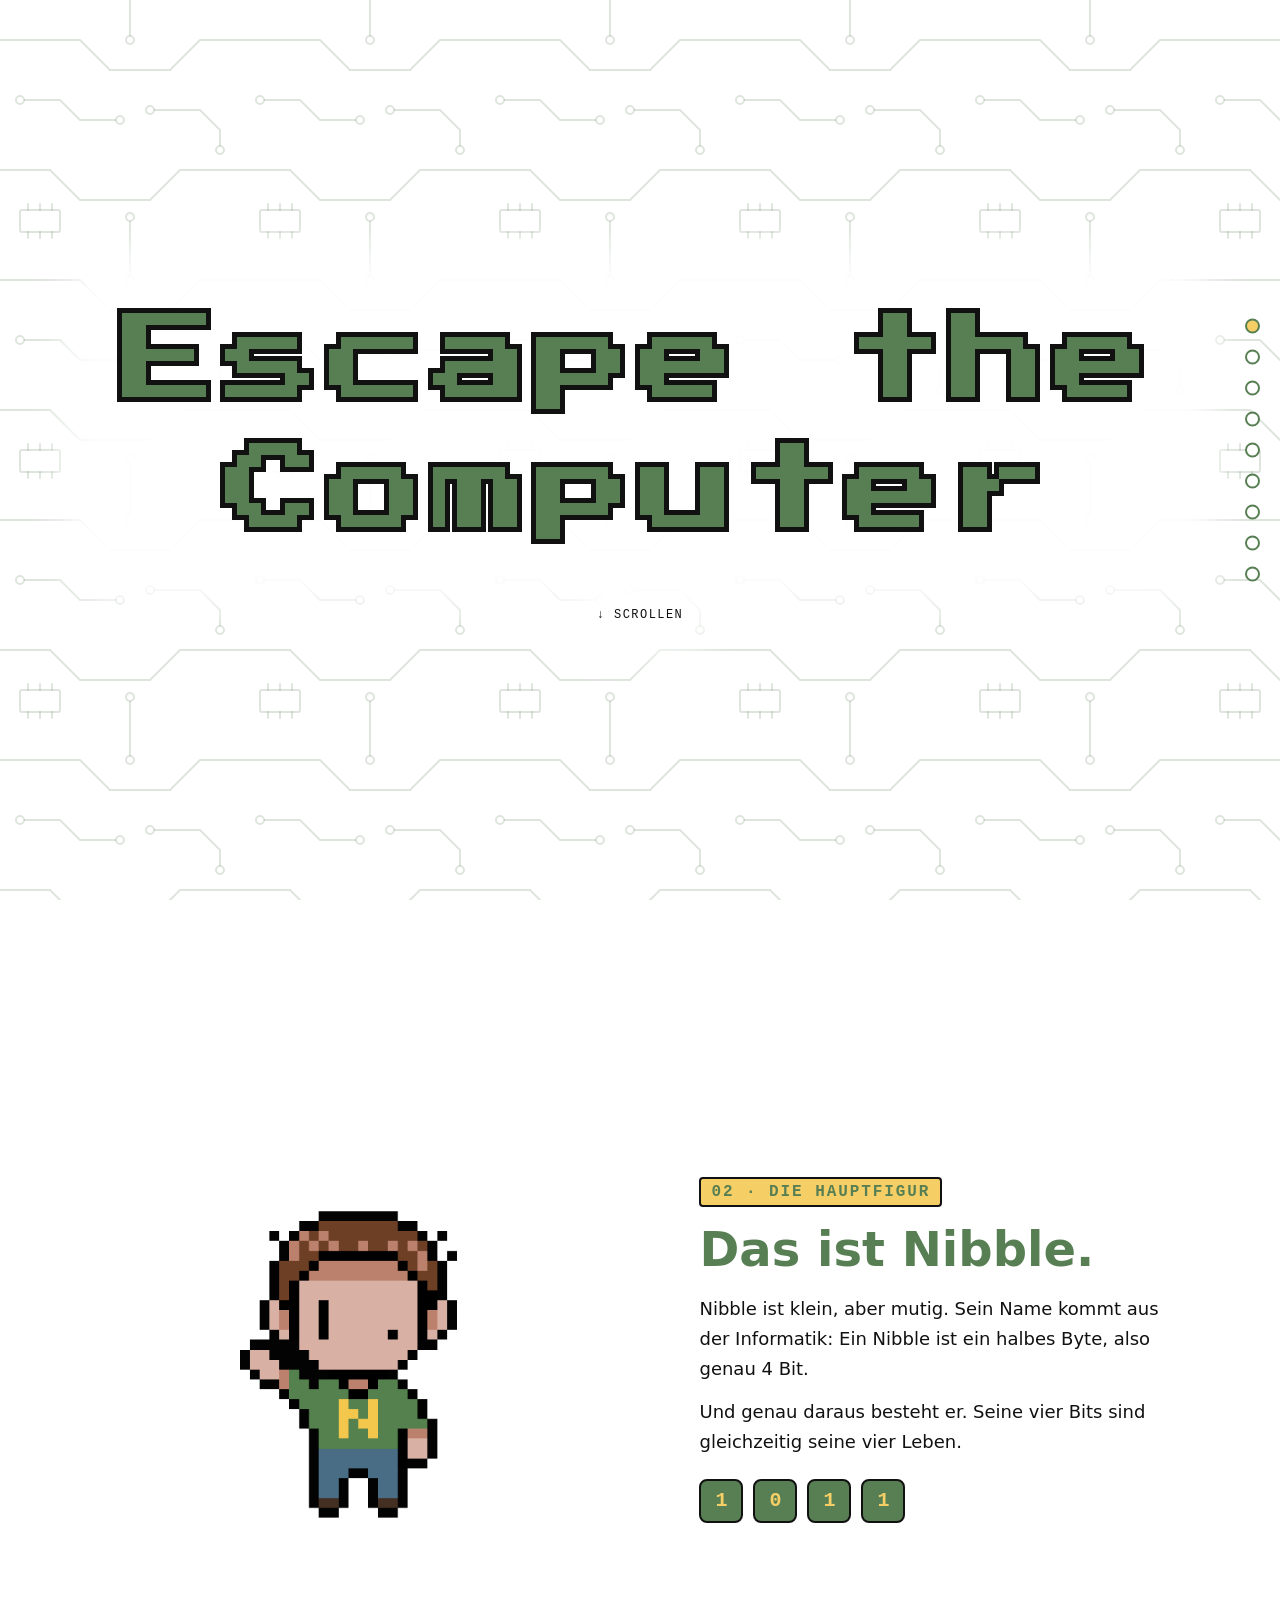
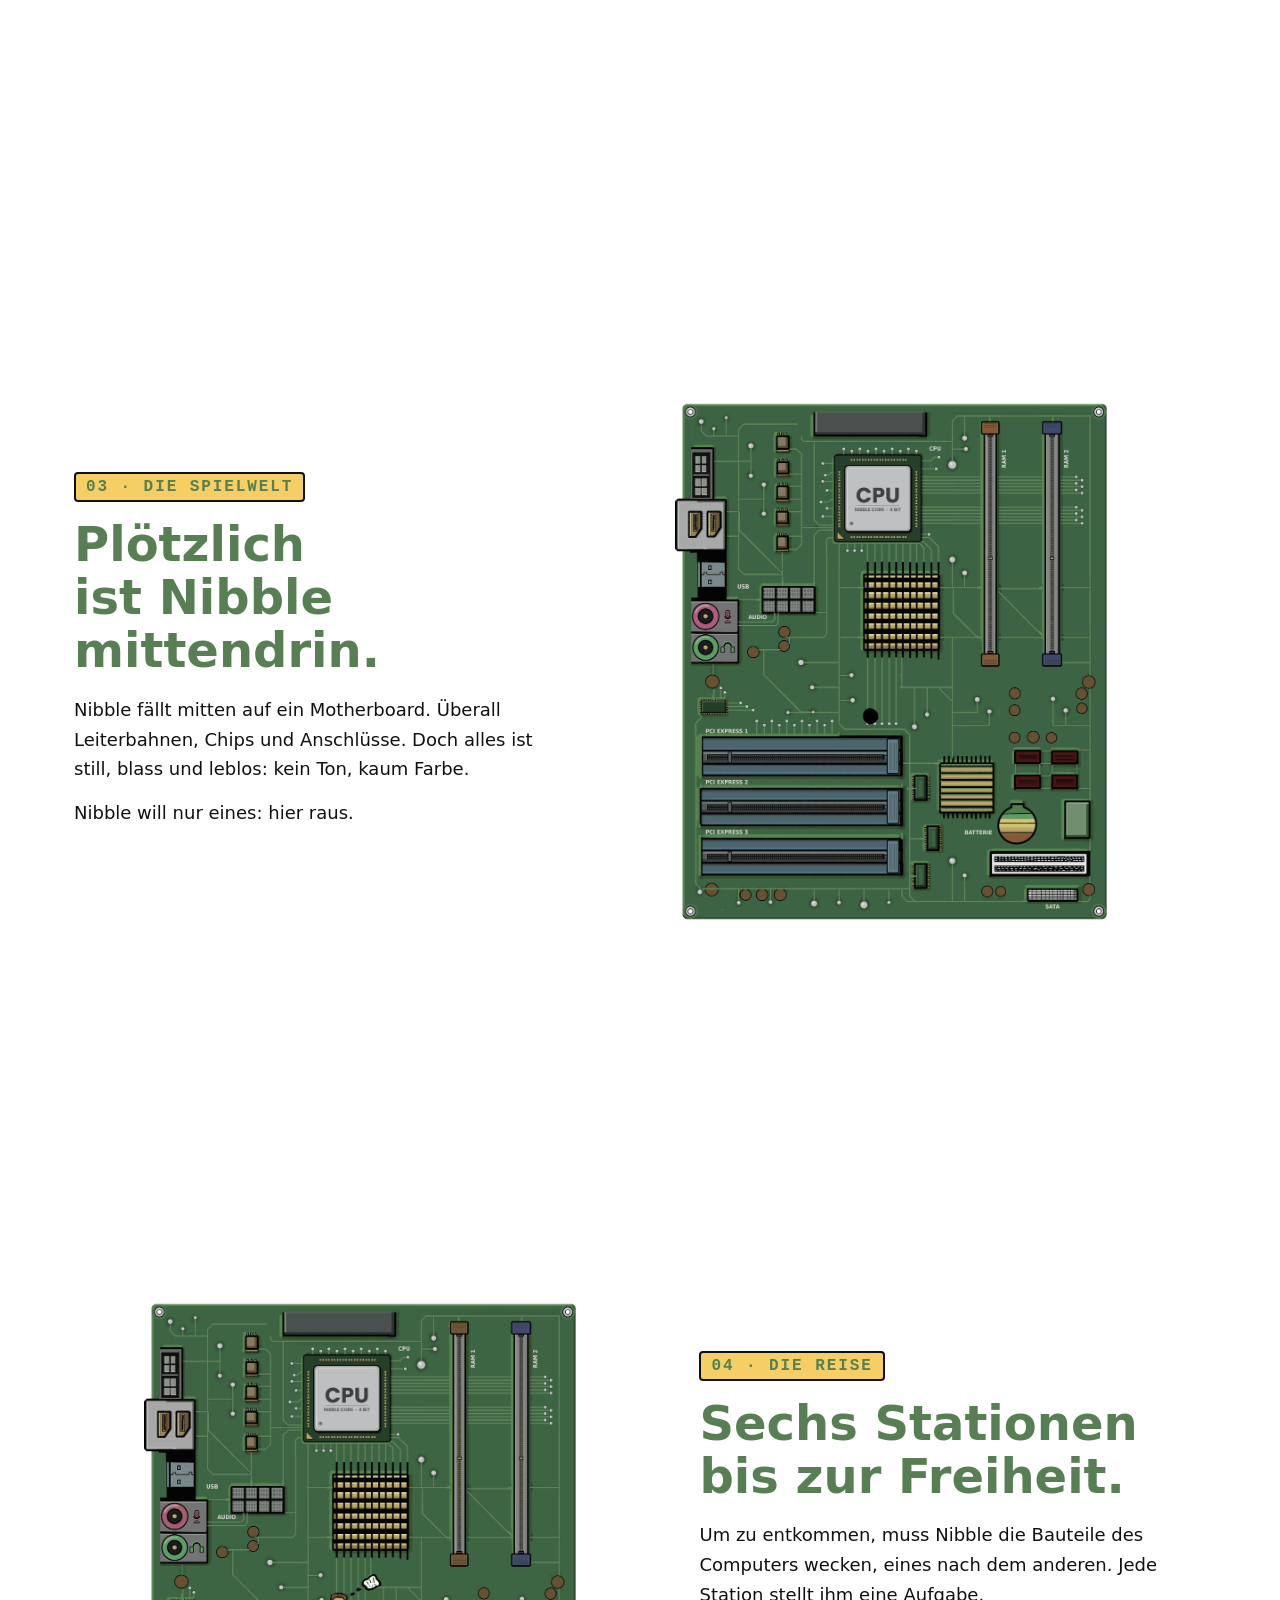
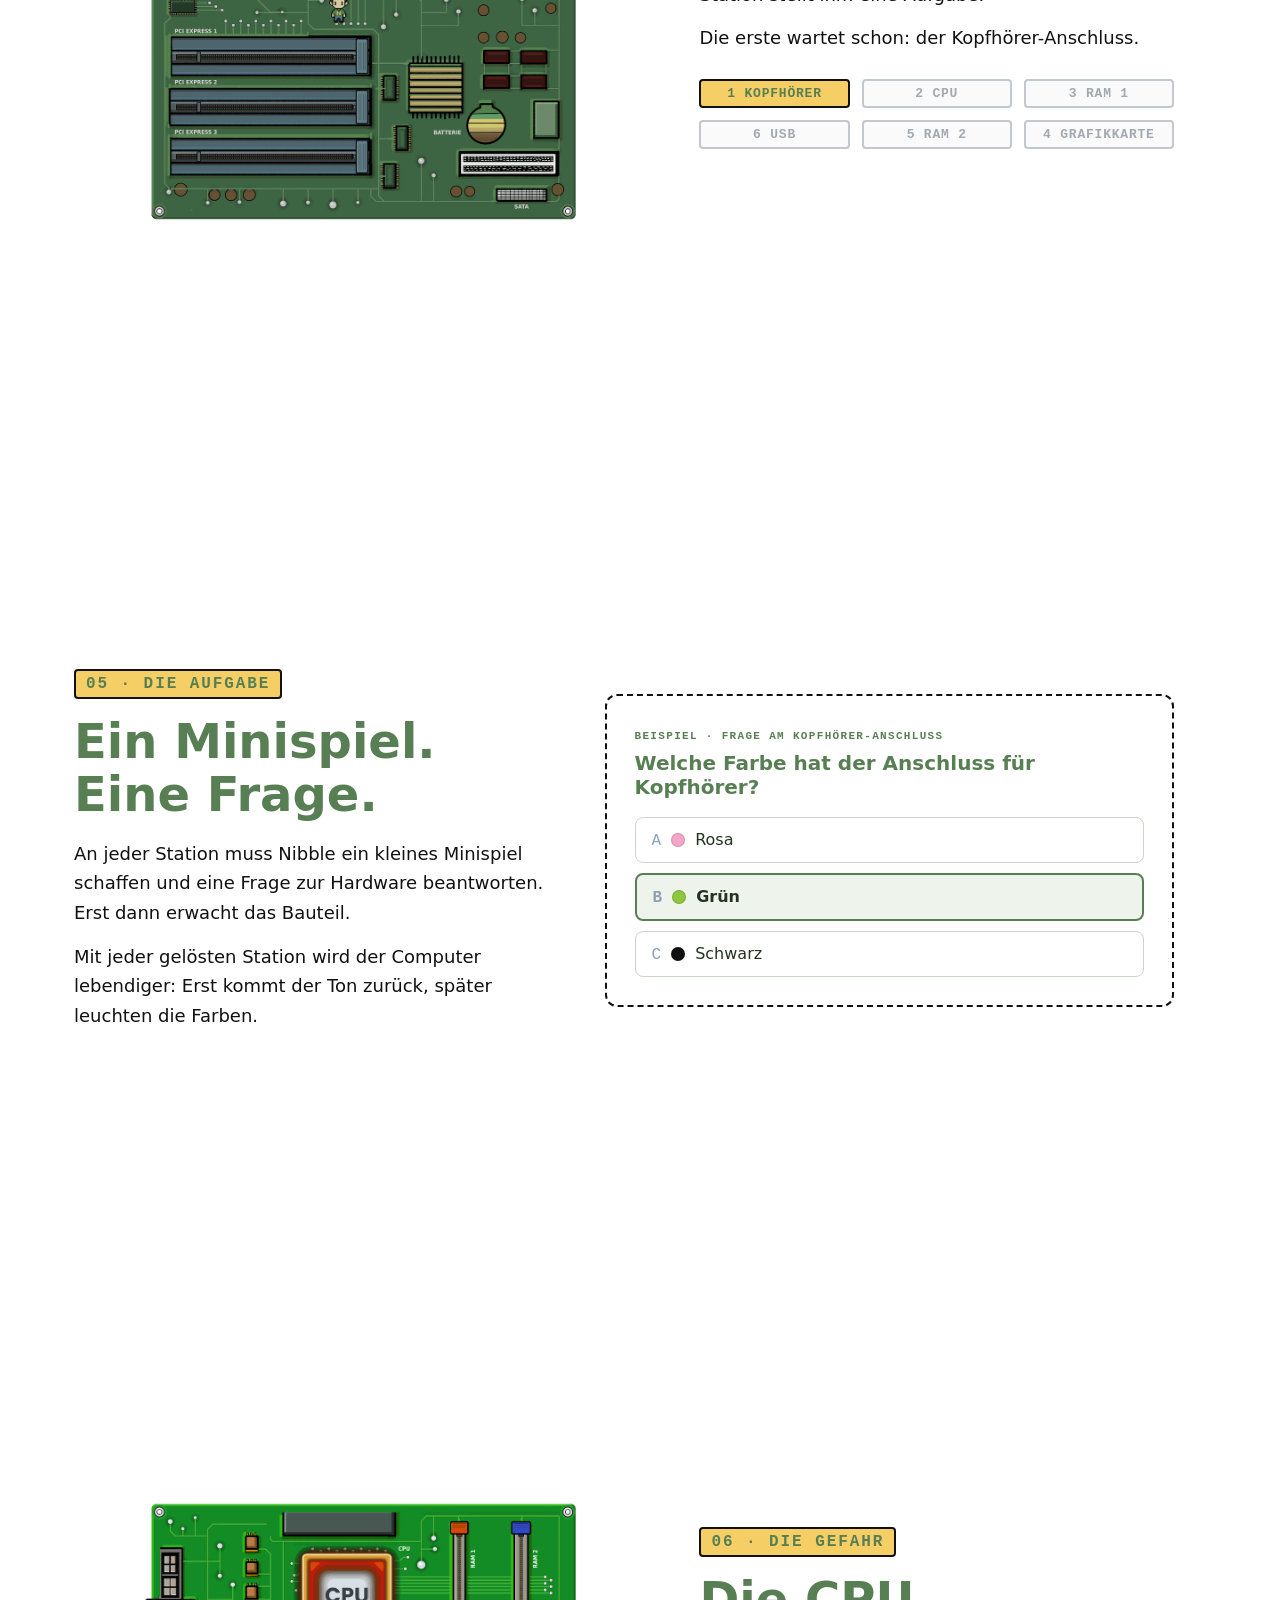
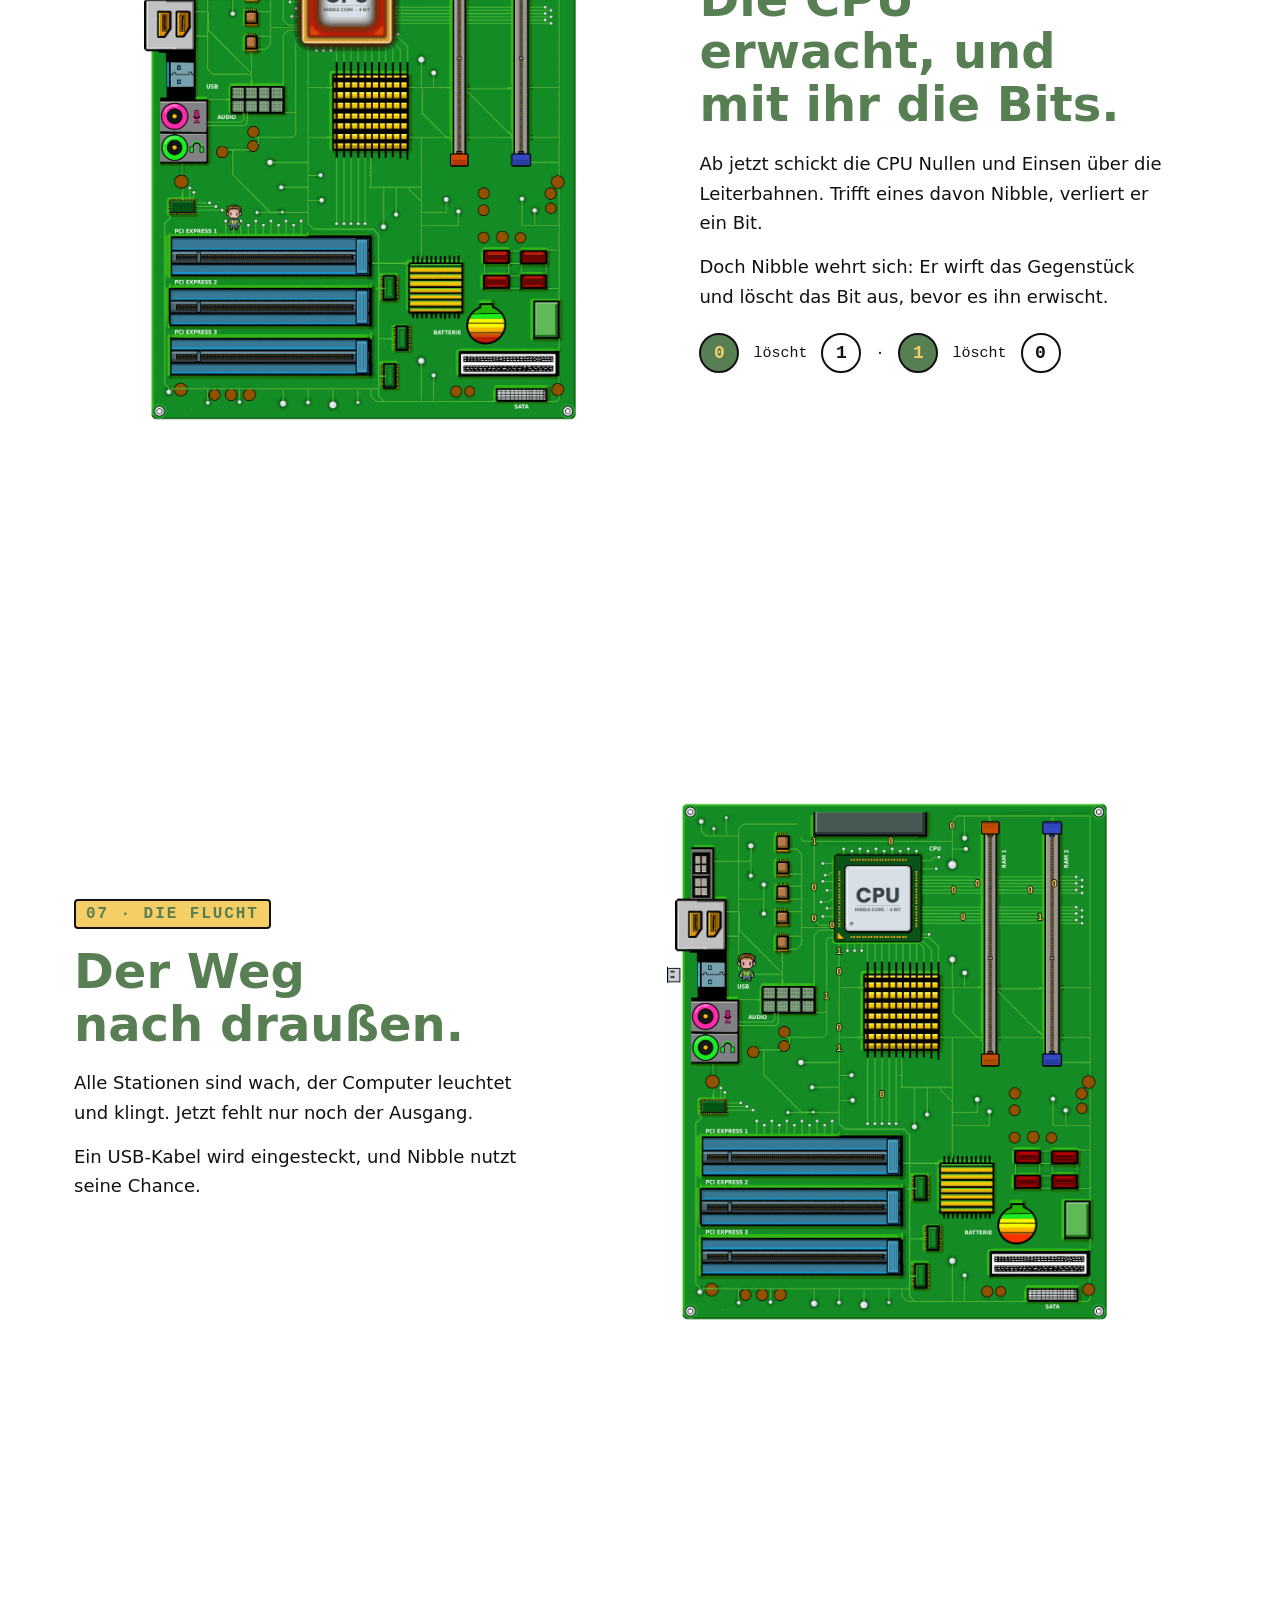
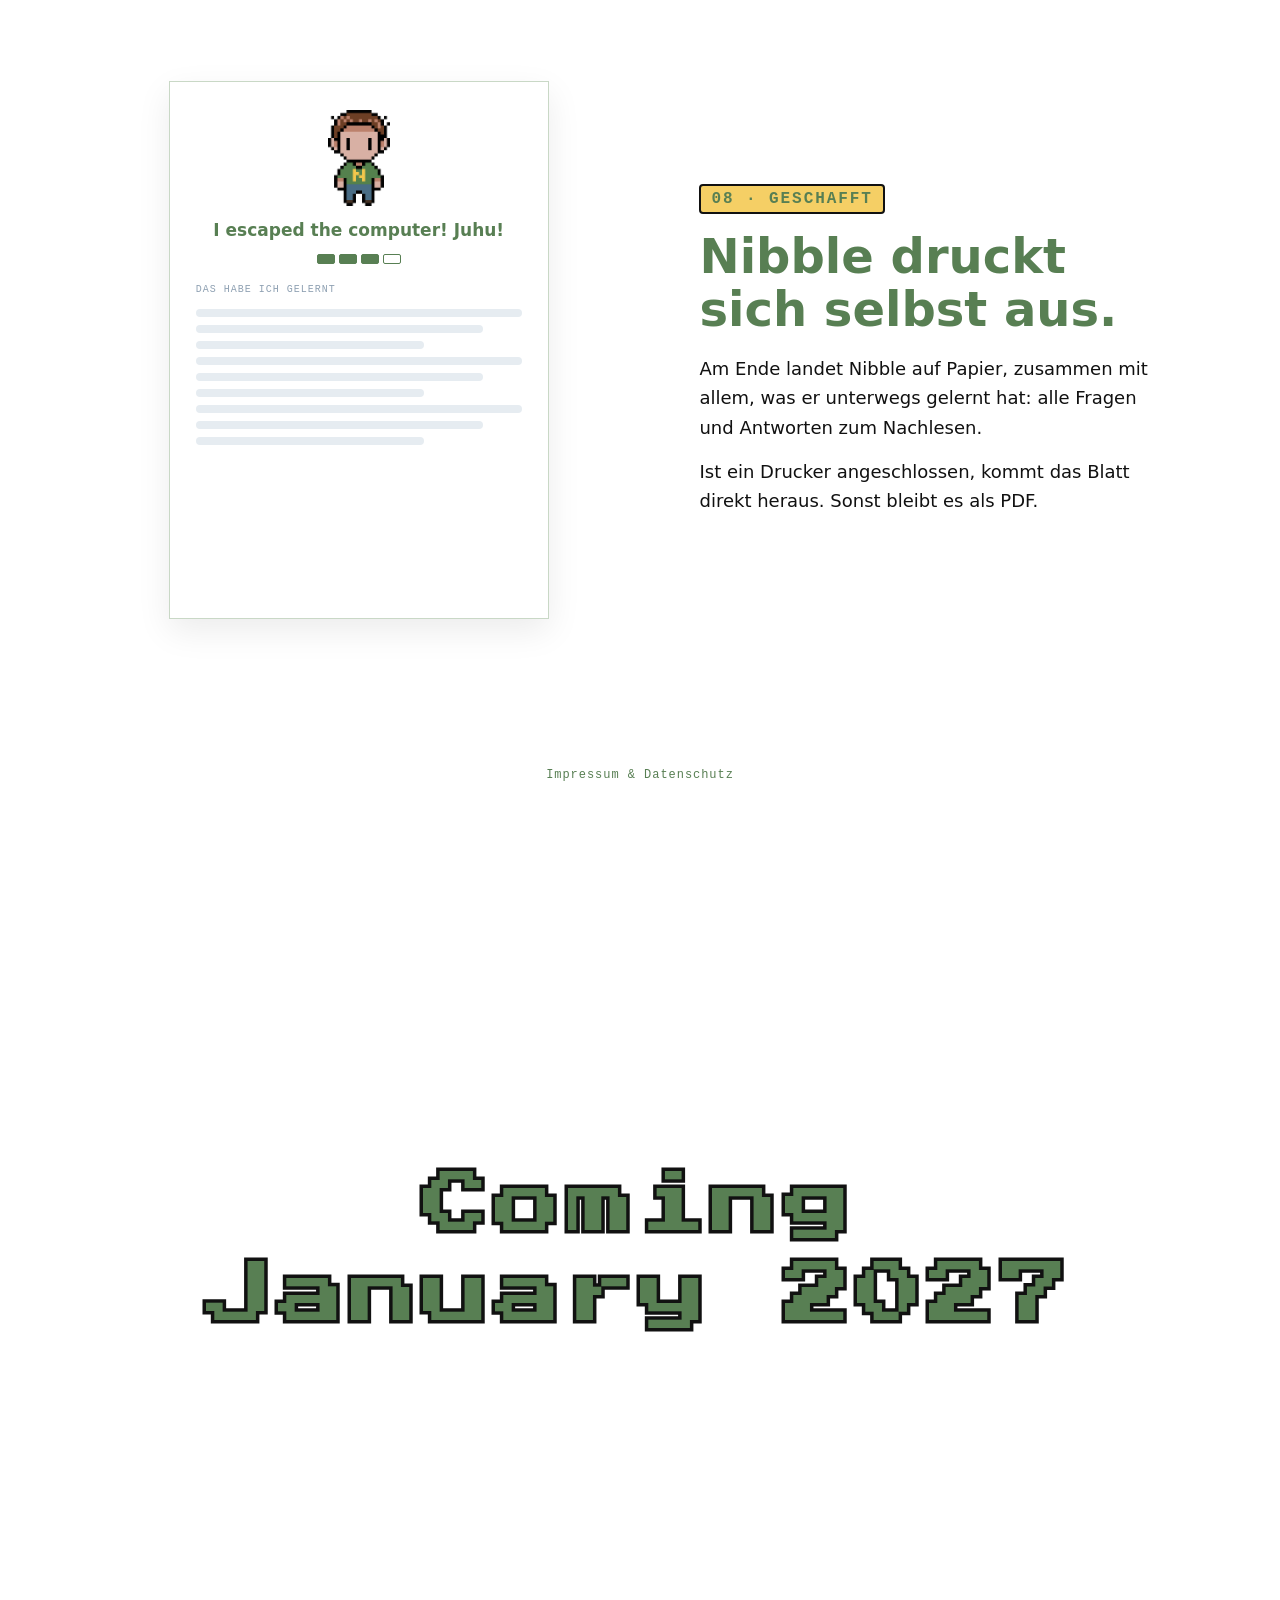
<file: web/index.html>
<!DOCTYPE html>
<html lang="de">
<head>
  <meta charset="UTF-8">
  <meta name="viewport" content="width=device-width, initial-scale=1.0">
  <title>Escape the Computer</title>
  <link rel="stylesheet" href="styles.css">
</head>
<body>

  <nav aria-label="Sektionen">
    <ul class="dots">
      <li><a href="#titel" aria-label="Titel"></a></li>
      <li><a href="#nibble" aria-label="Die Hauptfigur"></a></li>
      <li><a href="#spielwelt" aria-label="Die Spielwelt"></a></li>
      <li><a href="#reise" aria-label="Die Reise"></a></li>
      <li><a href="#aufgabe" aria-label="Die Aufgabe"></a></li>
      <li><a href="#bits" aria-label="Die Gefahr"></a></li>
      <li><a href="#flucht" aria-label="Die Flucht"></a></li>
      <li><a href="#ausdruck" aria-label="Geschafft"></a></li>
      <li><a href="#coming-soon" aria-label="Coming Soon"></a></li>
    </ul>
  </nav>

  <main>

    <!-- ========== SEKTION 1: TITEL ========== -->
    <section class="section hero" id="titel">
      <div class="section__inner">
        <h1 class="hero__title">Escape the<br>Computer</h1>
        <span class="hero__hint">↓ Scrollen</span>
      </div>
    </section>

    <!-- ========== SEKTION 2: DIE HAUPTFIGUR ========== -->
    <section class="section" id="nibble">
      <div class="section__inner">
        <div class="section__text">
          <p class="section__number">02 · Die Hauptfigur</p>
          <h2 class="section__title">Das ist Nibble.</h2>
          <p class="section__content">Nibble ist klein, aber mutig. Sein Name kommt aus der Informatik: Ein Nibble ist ein halbes Byte, also genau 4 Bit.</p>
          <p class="section__content">Und genau daraus besteht er. Seine vier Bits sind gleichzeitig seine vier Leben.</p>
          <div class="bits" aria-label="Nibbles vier Bits">
            <span>1</span><span>0</span><span>1</span><span>1</span>
          </div>
        </div>
        <div class="nibble-gif">
          <img class="nibble-gif__img" src="assets/gif/nibble-greetings.gif" alt="Nibble winkt" width="1000" height="1415">
        </div>
      </div>
    </section>

    <!-- ========== SEKTION 3: SPIELWELT ========== -->
    <section class="section" id="spielwelt">
      <div class="section__inner">
        <div class="section__text">
          <p class="section__number">03 · Die Spielwelt</p>
          <h2 class="section__title">Plötzlich ist Nibble mittendrin.</h2>
          <p class="section__content">Nibble fällt mitten auf ein Motherboard. Überall Leiterbahnen, Chips und Anschlüsse. Doch alles ist still, blass und leblos: kein Ton, kaum Farbe.</p>
          <p class="section__content">Nibble will nur eines: hier raus.</p>
        </div>
        <div class="board-gif">
          <img src="assets/gif/nibble-on-board.gif" alt="Das Motherboard von oben: Nibble fällt auf das Board" width="1000" height="1415">
        </div>
      </div>
    </section>

    <!-- ========== SEKTION 4: DIE REISE ========== -->
    <section class="section" id="reise">
      <div class="section__inner">
        <div class="section__text">
          <p class="section__number">04 · Die Reise</p>
          <h2 class="section__title">Sechs Stationen bis zur Freiheit.</h2>
          <p class="section__content">Um zu entkommen, muss Nibble die Bauteile des Computers wecken, eines nach dem anderen. Jede Station stellt ihm eine Aufgabe.</p>
          <p class="section__content">Die erste wartet schon: der Kopfhörer-Anschluss.</p>
          <!-- Die 6 Stationen: oben 1–3, unten 4–6 -->
          <ol class="stations">
            <li class="is-first">Kopfhörer</li>
            <li>CPU</li>
            <li>RAM 1</li>
            <li>Grafikkarte</li>
            <li>RAM 2</li>
            <li>USB</li>
          </ol>
        </div>
        <div class="board-gif">
          <img src="assets/gif/nibble-audio.gif" alt="Das Motherboard von oben: Nibble läuft zum blinkenden Kopfhörer-Anschluss" width="1000" height="1415">
        </div>
      </div>
    </section>

    <!-- ========== SEKTION 5: DIE AUFGABE ========== -->
    <section class="section" id="aufgabe">
      <div class="section__inner">
        <div class="section__text">
          <p class="section__number">05 · Die Aufgabe</p>
          <h2 class="section__title">Ein Minispiel. Eine Frage.</h2>
          <p class="section__content">An jeder Station muss Nibble ein kleines Minispiel schaffen und eine Frage zur Hardware beantworten. Erst dann erwacht das Bauteil.</p>
          <p class="section__content">Mit jeder gelösten Station wird der Computer lebendiger: Erst kommt der Ton zurück, später leuchten die Farben.</p>
        </div>
        <div class="quiz">
          <span class="quiz__tag">Beispiel · Frage am Kopfhörer-Anschluss</span>
          <p class="quiz__q">Welche Farbe hat der Anschluss für Kopfhörer?</p>
          <ol class="quiz__options">
            <li><span>A</span><i class="swatch" style="background:#f4a6c6"></i>Rosa</li>
            <li class="is-right"><span>B</span><i class="swatch" style="background:#8dc63f"></i>Grün</li>
            <li><span>C</span><i class="swatch" style="background:#111111"></i>Schwarz</li>
          </ol>
        </div>
      </div>
    </section>

    <!-- ========== SEKTION 6: DIE GEFAHR ========== -->
    <section class="section" id="bits">
      <div class="section__inner">
        <div class="section__text">
          <p class="section__number">06 · Die Gefahr</p>
          <h2 class="section__title">Die CPU erwacht, und mit ihr die Bits.</h2>
          <p class="section__content">Ab jetzt schickt die CPU Nullen und Einsen über die Leiterbahnen. Trifft eines davon Nibble, verliert er ein Bit.</p>
          <p class="section__content">Doch Nibble wehrt sich: Er wirft das Gegenstück und löscht das Bit aus, bevor es ihn erwischt.</p>
          <div class="versus">
            <b>0</b> löscht <b>1</b> <span aria-hidden="true">·</span> <b>1</b> löscht <b>0</b>
          </div>
        </div>
        <div class="board-gif">
          <img src="assets/gif/bits-awakening.gif" alt="Das Motherboard von oben: Die CPU glüht und schickt Bits über die Leiterbahnen" width="1000" height="1415">
        </div>
      </div>
    </section>

    <!-- ========== SEKTION 7: DIE FLUCHT ========== -->
    <section class="section" id="flucht">
      <div class="section__inner">
        <div class="section__text">
          <p class="section__number">07 · Die Flucht</p>
          <h2 class="section__title">Der Weg nach draußen.</h2>
          <p class="section__content">Alle Stationen sind wach, der Computer leuchtet und klingt. Jetzt fehlt nur noch der Ausgang.</p>
          <p class="section__content">Ein USB-Kabel wird eingesteckt, und Nibble nutzt seine Chance.</p>
        </div>
        <div class="board-gif">
          <img src="assets/gif/nibble-print.gif" alt="Das Motherboard von oben: Ein USB-Kabel wird eingesteckt, Nibble hüpft hinein" width="1000" height="1415">
        </div>
      </div>
    </section>

    <!-- ========== SEKTION 8: GESCHAFFT ========== -->
    <section class="section" id="ausdruck">
      <div class="section__inner">
        <div class="section__text">
          <p class="section__number">08 · Geschafft</p>
          <h2 class="section__title">Nibble druckt sich selbst aus.</h2>
          <p class="section__content">Am Ende landet Nibble auf Papier, zusammen mit allem, was er unterwegs gelernt hat: alle Fragen und Antworten zum Nachlesen.</p>
          <p class="section__content">Ist ein Drucker angeschlossen, kommt das Blatt direkt heraus. Sonst bleibt es als PDF.</p>
        </div>
        <div class="paper" aria-label="Vorschau des Ausdrucks">
          <img class="paper__nibble" src="assets/img/nibble-front.png" alt="Nibble" width="564" height="874">
          <p class="paper__headline">I escaped the computer! Juhu!</p>
          <div class="paper__battery" aria-label="Verbliebene Batterie: 3 von 4">
            <i class="on"></i><i class="on"></i><i class="on"></i><i></i>
          </div>
          <p class="paper__label">Das habe ich gelernt</p>
          <div class="paper__lines">
            <div></div><div></div><div></div><div></div><div></div>
            <div></div><div></div><div></div><div></div>
          </div>
        </div>
      </div>
      <footer class="site-footer">
        <a href="impressum.html">Impressum &amp; Datenschutz</a>
      </footer>
    </section>

    <!-- ========== SEKTION 9: COMING SOON ========== -->
    <section class="section hero" id="coming-soon">
      <div class="section__inner">
        <h2 class="hero__title hero__title--small">Coming<br>January 2027</h2>
      </div>
    </section>

  </main>

  <script>
    document.documentElement.classList.add('js');

    const sections = document.querySelectorAll('.section');
    const dots = document.querySelectorAll('.dots a');

    // Aktive Sektion erkennen: einblenden + Punkt markieren
    const observer = new IntersectionObserver((entries) => {
      entries.forEach((entry) => {
        if (entry.isIntersecting) {
          entry.target.classList.add('is-visible');
          dots.forEach((dot) => {
            dot.classList.toggle('is-active', dot.getAttribute('href') === '#' + entry.target.id);
          });
        }
      });
    }, { threshold: 0.5 });

    sections.forEach((section) => observer.observe(section));

    // Präsentationsmodus: Pfeiltasten, Bild auf/ab und Leertaste springen genau eine Sektion
    document.addEventListener('keydown', (e) => {
      const next = ['ArrowDown', 'PageDown', ' '].includes(e.key);
      const prev = ['ArrowUp', 'PageUp'].includes(e.key);
      if (!next && !prev) return;
      e.preventDefault();
      const list = Array.from(sections);
      let current = list.findIndex((s) => Math.abs(s.getBoundingClientRect().top) < window.innerHeight / 2);
      if (current < 0) current = 0;
      const target = list[Math.min(Math.max(current + (next ? 1 : -1), 0), list.length - 1)];
      target.scrollIntoView({ behavior: 'smooth' });
    });

  </script>
</body>
</html>
</file>
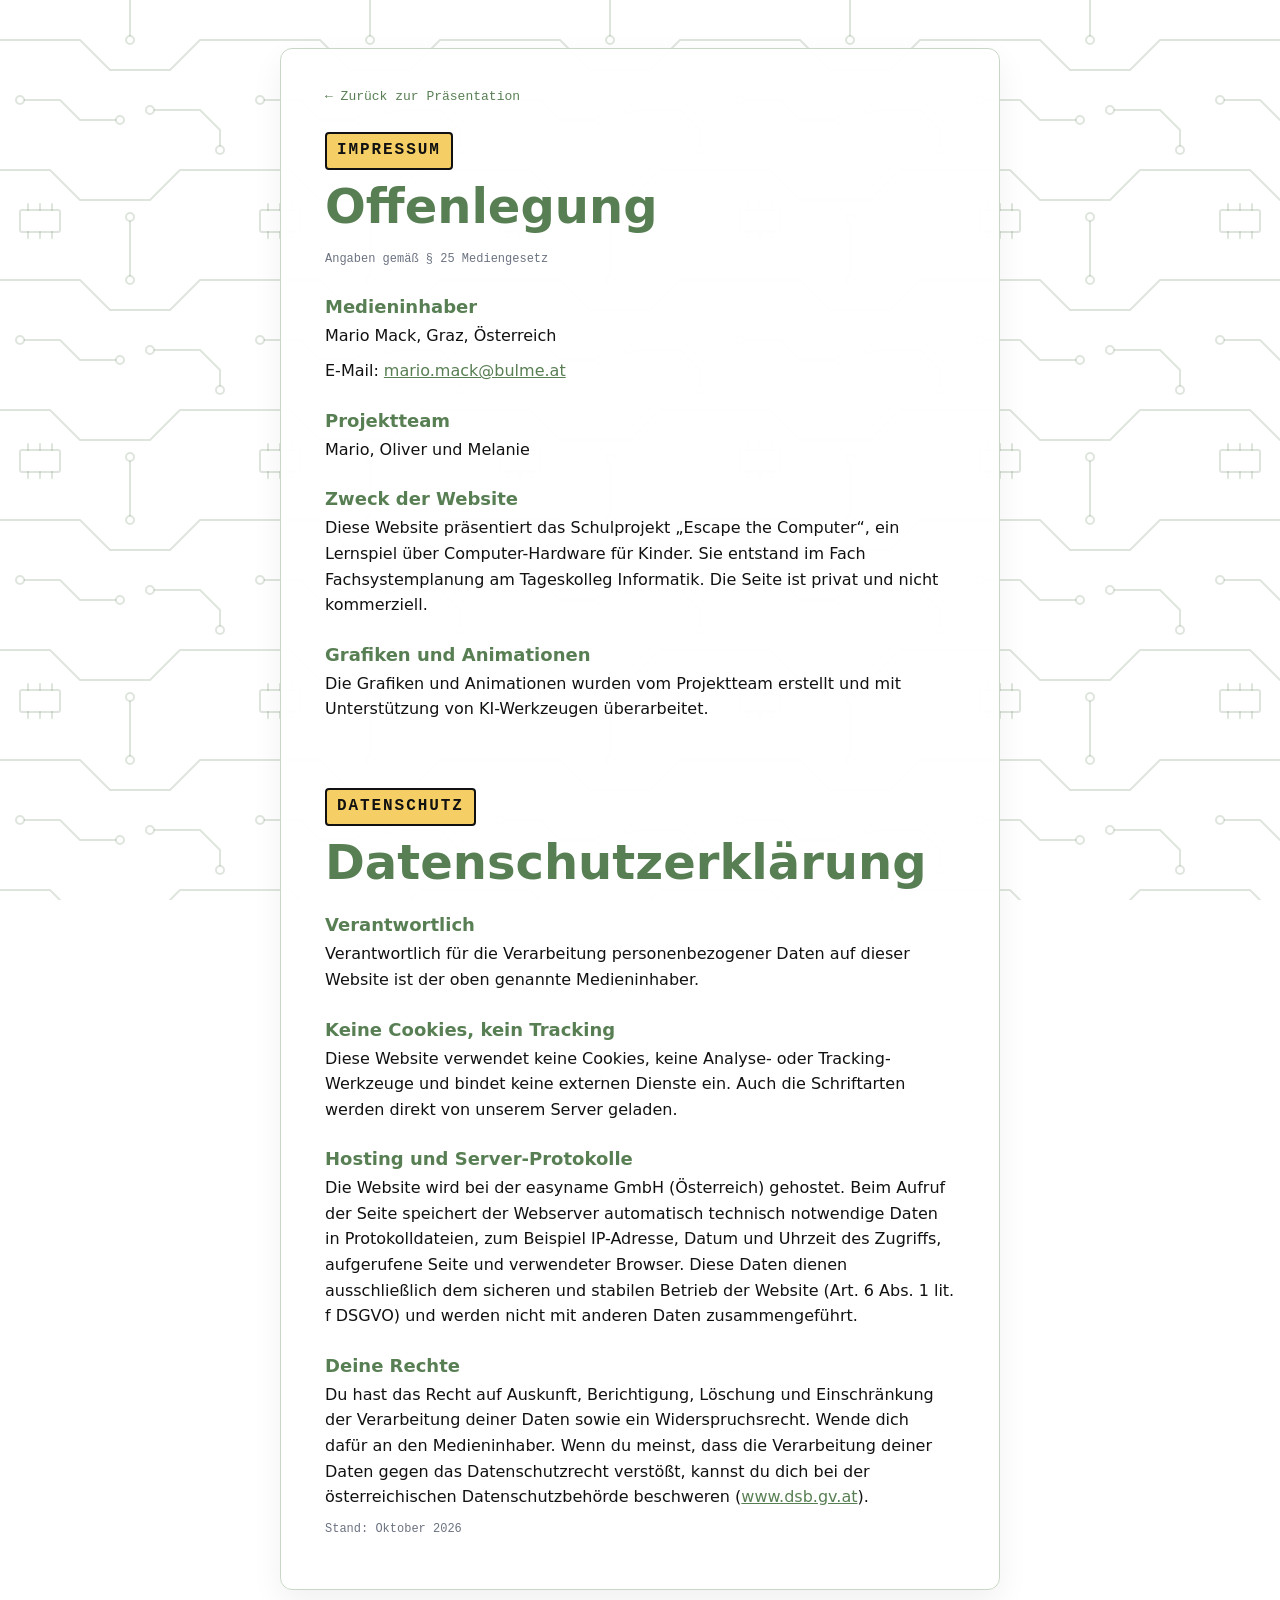
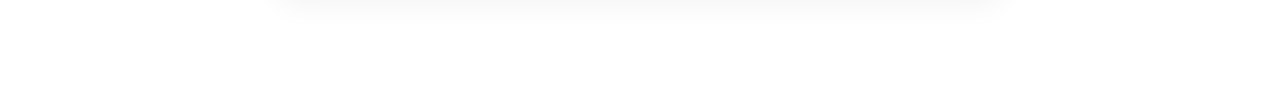
<file: web/impressum.html>
<!DOCTYPE html>
<html lang="de" class="page-legal">
<head>
  <meta charset="UTF-8">
  <meta name="viewport" content="width=device-width, initial-scale=1.0">
  <title>Impressum &amp; Datenschutz – Escape the Computer</title>
  <link rel="stylesheet" href="styles.css">
</head>
<body>

  <main class="legal">
    <a class="legal__back" href="index.html">← Zurück zur Präsentation</a>

    <p class="section__number">Impressum</p>
    <h1 class="section__title">Offenlegung</h1>
    <p class="legal__note">Angaben gemäß § 25 Mediengesetz</p>

    <h2>Medieninhaber</h2>
    <p>Mario Mack, Graz, Österreich</p>
    <p>E-Mail: <a href="mailto:mario.mack@bulme.at">mario.mack@bulme.at</a></p>

    <h2>Projektteam</h2>
    <p>Mario, Oliver und Melanie</p>

    <h2>Zweck der Website</h2>
    <p>Diese Website präsentiert das Schulprojekt „Escape the Computer“, ein Lernspiel über Computer-Hardware für Kinder. Sie entstand im Fach Fachsystemplanung am Tageskolleg Informatik. Die Seite ist privat und nicht kommerziell.</p>

    <h2>Grafiken und Animationen</h2>
    <p>Die Grafiken und Animationen wurden vom Projektteam erstellt und mit Unterstützung von KI-Werkzeugen überarbeitet.</p>

    <p class="section__number legal__gap">Datenschutz</p>
    <h1 class="section__title">Datenschutzerklärung</h1>

    <h2>Verantwortlich</h2>
    <p>Verantwortlich für die Verarbeitung personenbezogener Daten auf dieser Website ist der oben genannte Medieninhaber.</p>

    <h2>Keine Cookies, kein Tracking</h2>
    <p>Diese Website verwendet keine Cookies, keine Analyse- oder Tracking-Werkzeuge und bindet keine externen Dienste ein. Auch die Schriftarten werden direkt von unserem Server geladen.</p>

    <h2>Hosting und Server-Protokolle</h2>
    <p>Die Website wird bei der easyname GmbH (Österreich) gehostet. Beim Aufruf der Seite speichert der Webserver automatisch technisch notwendige Daten in Protokolldateien, zum Beispiel IP-Adresse, Datum und Uhrzeit des Zugriffs, aufgerufene Seite und verwendeter Browser. Diese Daten dienen ausschließlich dem sicheren und stabilen Betrieb der Website (Art. 6 Abs. 1 lit. f DSGVO) und werden nicht mit anderen Daten zusammengeführt.</p>

    <h2>Deine Rechte</h2>
    <p>Du hast das Recht auf Auskunft, Berichtigung, Löschung und Einschränkung der Verarbeitung deiner Daten sowie ein Widerspruchsrecht. Wende dich dafür an den Medieninhaber. Wenn du meinst, dass die Verarbeitung deiner Daten gegen das Datenschutzrecht verstößt, kannst du dich bei der österreichischen Datenschutzbehörde beschweren (<a href="https://www.dsb.gv.at" rel="noopener">www.dsb.gv.at</a>).</p>

    <p class="legal__note">Stand: Oktober 2026</p>
  </main>

</body>
</html>
</file>
<file: web/styles.css>
/* ==========================================================
   Escape the Computer – Stylesheet
   Eingebunden in index.html über:
   <link rel="stylesheet" href="styles.css">
   ========================================================== */


/* ---------- 1. Grundlagen ---------- */

*, *::before, *::after { box-sizing: border-box; }

:root {
  /* Projektfarben */
  --green: #587f53;        /* Hauptfarbe: Platine */
  --yellow: #f5cf65;       /* Akzent: Goldkontakte */
  --text: #111111;         /* Fließtext, Rahmen */

  /* Abstufungen */
  --ink: #24331f;          /* sehr dunkles Grün (Standard-Schriftfarbe) */
  --faint: #8ea0b2;        /* helles Blau für kleine Beschriftungen */
  --line: #c9d8c6;         /* helles Grün für dünne Rahmen */
  --tint-green: #eef4ec;   /* zartes Grün für Hervorhebungen */
  --bg: #ffffff;

  --mono: ui-monospace, "SF Mono", Menlo, Consolas, monospace;
}

@font-face {
  font-family: "Press Start 2P";
  src: url("fonts/press-start-2p.woff2") format("woff2");
  font-weight: 400;
  font-style: normal;
  font-display: swap;
}

html {
  height: 100%;
  scroll-snap-type: y mandatory;
  scroll-behavior: smooth;
}

body {
  margin: 0;
  color: var(--ink);
  font-family: system-ui, -apple-system, "Segoe UI", Roboto, sans-serif;
  background-color: var(--bg);
  /* Hintergrund: Leiterbahnen-Muster (SVG, 20 % Deckkraft) */
  background-image: url("data:image/svg+xml,%3Csvg xmlns='http://www.w3.org/2000/svg' width='240' height='240' viewBox='0 0 240 240'%3E %3Cg fill='none' stroke='%23587f53' stroke-opacity='0.2' stroke-width='2' stroke-linecap='round' stroke-linejoin='round'%3E %3Cpath d='M0 40H80L110 70H170L200 40H240'/%3E %3Cpath d='M0 170H50L80 200H150L180 170H240'/%3E %3Cpath d='M130 0V36'/%3E%3Cpath d='M130 240V221'/%3E %3Cpath d='M24 100H60L80 120H116'/%3E %3Cpath d='M154 110H200L220 130V146'/%3E %3Crect x='20' y='210' width='40' height='22' rx='2'/%3E %3Cpath d='M28 210v-6M40 210v-6M52 210v-6M28 232v6M40 232v6M52 232v6'/%3E %3C/g%3E %3Cg fill='%23ffffff' stroke='%23587f53' stroke-opacity='0.2' stroke-width='2'%3E %3Ccircle cx='130' cy='40' r='4'/%3E%3Ccircle cx='130' cy='217' r='4'/%3E %3Ccircle cx='20' cy='100' r='4'/%3E%3Ccircle cx='120' cy='120' r='4'/%3E %3Ccircle cx='150' cy='110' r='4'/%3E%3Ccircle cx='220' cy='150' r='4'/%3E %3C/g%3E%3C/svg%3E");
  background-size: 240px 240px;
  background-attachment: fixed;
  padding-bottom: 20px; 

}


/* ---------- 2. Sektionen (gemeinsames Layout) ---------- */

.section {
  min-height: 100vh;
  min-height: 100dvh;
  scroll-snap-align: start;
  display: flex;
  align-items: center;
  justify-content: center;
  padding: 64px 56px 64px 24px;
}

.section__inner {
  width: 100%;
  max-width: 1100px;
  display: grid;
  grid-template-columns: 1fr 1.2fr;
  gap: 56px;
  align-items: center;
  transition: opacity 0.6s ease, transform 0.6s ease;
}

/* Einblenden beim Scrollen (Klasse .js setzt das Script) */
.js .section__inner { opacity: 0; transform: translateY(24px); }
.js .section.is-visible .section__inner { opacity: 1; transform: none; }

/* Jede zweite Sektion: Grafik links, Text rechts.
   Spalten mittauschen, damit die Grafik immer die breitere Spalte bekommt. */
.section:nth-of-type(even) .section__inner { grid-template-columns: 1.2fr 1fr; }
.section:nth-of-type(even) .section__text { order: 2; }

/* Weiße, weich auslaufende Fläche hinter Texten (Lesbarkeit vor den Leiterbahnen) */
.section__text,
.hero__title,
.hero__hint {
  background: rgba(255, 255, 255, 0.94);
  box-shadow: 0 0 36px 28px rgba(255, 255, 255, 0.94);
  border-radius: 24px;
}

/* Gelbes Label, z. B. „02 · Die Hauptfigur“ */
.section__number {
  display: inline-block;
  margin: 0 0 16px;
  padding: 4px 10px;
  font-family: var(--mono);
  font-size: 16px;
  font-weight: 600;
  letter-spacing: 0.12em;
  text-transform: uppercase;
  color: var(--green);
  background: var(--yellow);
  border: 2px solid var(--text);
  border-radius: 4px;
}

/* Große grüne Überschrift */
.section__title {
  margin: 0 0 18px;
  font-size: clamp(30px, 4.2vw, 48px);
  line-height: 1.1;
  font-weight: 800;
  color: var(--green);
  text-wrap: balance;
}

/* Fließtext */
.section__content {
  max-width: 34em;
  margin: 0 0 14px;
  font-size: 18px;
  line-height: 1.65;
  color: var(--text);
}
.section__content:last-child { margin-bottom: 0; }


/* ---------- 3. Sektion 1: Titel ---------- */

/* Gleicher Abstand links wie rechts (rechts Platz für die Punkte) -> Titel exakt mittig */
.section.hero { padding-left: 56px; }

.hero .section__inner {
  grid-template-columns: minmax(0, 1fr);   /* Spalte darf nicht breiter als der Bildschirm werden */
  justify-items: center;
  gap: 32px;
  text-align: center;
}

.hero__title {
  margin: 0;
  padding: 0.2em 0.3em;
  font-family: "Press Start 2P", var(--mono);
  font-size: clamp(22px, 7.5vw, 112px);
  font-weight: 400;
  line-height: 1.35;
  letter-spacing: 0.08em;
  white-space: nowrap;
  text-align: center;
  color: var(--green);
  -webkit-text-stroke: 10px var(--text);   /* schwarzer Rand */
  paint-order: stroke fill;                /* Rand hinter der Füllung */
}

.hero__hint {
  font-family: var(--mono);
  font-size: 12px;
  letter-spacing: 0.12em;
  text-transform: uppercase;
  color: var(--text);
}


/* Kleinere Variante für längere Titel, z. B. „Coming January 2027“ */
.hero__title--small {
  font-size: clamp(18px, 5.2vw, 76px);
  -webkit-text-stroke-width: 7px;
}


/* ---------- 4. Board-GIFs (Sektionen 3, 4, 6, 7) ---------- */

.board-gif {
  display: flex;
  justify-content: center;
}

.board-gif img {
  display: block;
  width: auto;
  max-width: 100%;
  max-height: min(70vh, 900px);
  height: auto;
}


/* ---------- 5. Sektion 2: Nibble ---------- */

.nibble-gif {
  display: flex;
  justify-content: center;
  align-items: center;
}

.nibble-gif__img {
  display: block;
  width: min(100%, 350px);
  height: auto;
}

/* Die vier Bits 1 0 1 1 */
.bits {
  display: flex;
  gap: 10px;
  margin-top: 22px;
}

.bits span {
  width: 44px;
  height: 44px;
  display: grid;
  place-items: center;
  font-family: var(--mono);
  font-size: 20px;
  font-weight: 700;
  color: var(--yellow);
  background: var(--green);
  border: 2px solid var(--text);
  border-radius: 8px;
}


/* ---------- 6. Sektion 4: Die Reise ---------- */

/* Die sechs Stationen: zwei Reihen à drei gleich breite Labels */
.stations {
  display: grid;
  grid-template-columns: repeat(3, 1fr);
  gap: 12px;
  max-width: 480px;
  margin: 26px 0 0;
  padding: 0;
  list-style: none;
  counter-reset: station;
}

.stations li {
  counter-increment: station;
  padding: 5px 6px;
  font-family: var(--mono);
  font-size: clamp(11px, 1.05vw, 13px);
  font-weight: 600;
  letter-spacing: 0.06em;
  text-transform: uppercase;
  text-align: center;
  white-space: nowrap;
  border: 2px solid var(--text);
  border-radius: 4px;
}

.stations li::before {
  content: counter(station) " ";
  font-family: var(--mono);
}

/* Aktive Station (Kopfhörer) */
.stations li.is-first {
  color: var(--green);
  background: var(--yellow);
}

/* Noch nicht erreichte Stationen: ausgegraut */
.stations li:not(.is-first) {
  color: #a3a9b0;
  background: #fafafa;
  border-color: #c3c8ce;
}

/* Untere Reihe: USB links, RAM 2 Mitte, Grafikkarte rechts */
.stations li:nth-child(4) { grid-row: 2; grid-column: 3; }
.stations li:nth-child(5) { grid-row: 2; grid-column: 2; }
.stations li:nth-child(6) { grid-row: 2; grid-column: 1; }


/* ---------- 7. Sektion 5: Die Aufgabe ---------- */

/* Die Frage */
.quiz {
  width: 100%;
  padding: 28px;
  background: rgba(255, 255, 255, 0.96);
  border: 2px dashed var(--text);
  border-radius: 12px;
}

.quiz__tag {
  font-family: var(--mono);
  font-size: 11px;
  font-weight: 600;
  letter-spacing: 0.12em;
  text-transform: uppercase;
  color: var(--green);
}

.quiz__q {
  margin: 8px 0 18px;
  font-size: 20px;
  font-weight: 600;
  color: var(--green);
}

.quiz__options {
  display: grid;
  gap: 10px;
  margin: 0;
  padding: 0;
  list-style: none;
}

.quiz__options li {
  padding: 12px 16px;
  font-size: 16px;
  background: var(--bg);
  border: 1px solid var(--line);
  border-radius: 8px;
}

.quiz__options li.is-right {
  font-weight: 600;
  color: var(--ink);
  background: var(--tint-green);
  border: 2px solid var(--green);
}

.quiz__options li span {
  margin-right: 10px;
  font-family: var(--mono);
  color: var(--faint);
}

/* Farbpunkt der Antwort */
.swatch {
  display: inline-block;
  width: 14px;
  height: 14px;
  margin-right: 10px;
  vertical-align: -2px;
  border: 1px solid rgba(17, 17, 17, 0.15);
  border-radius: 50%;
}


/* ---------- 8. Sektion 6: Die Gefahr (0 gegen 1) ---------- */

.versus {
  display: flex;
  align-items: center;
  gap: 14px;
  margin-top: 22px;
  font-family: var(--mono);
  font-size: 15px;
  color: var(--text);
}

.versus b {
  width: 40px;
  height: 40px;
  display: grid;
  place-items: center;
  font-size: 18px;
  color: var(--text);
  border: 2px solid var(--text);
  border-radius: 50%;
}

/* Nibbles Bit (1. und 3.) gelb hervorgehoben */
.versus b:nth-of-type(odd) {
  color: var(--yellow);
  background: var(--green);
}


/* ---------- 9. Sektion 8: Geschafft (Ausdruck) ---------- */

.paper {
  width: 100%;
  max-width: 380px;
  justify-self: center;
  aspect-ratio: 1 / 1.414;     /* A4 */
  display: flex;
  flex-direction: column;
  gap: 14px;
  padding: 28px 26px;
  background: var(--bg);
  border: 1px solid var(--line);
  box-shadow: 0 12px 32px rgba(17, 17, 17, 0.08);
}

.paper__nibble {
  display: block;
  width: auto;
  height: 96px;
  margin: 0 auto;
}

.paper__headline {
  margin: 0;
  font-size: 17px;
  font-weight: 700;
  text-align: center;
  color: var(--green);
}

.paper__battery {
  display: flex;
  justify-content: center;
  gap: 4px;
}

.paper__battery i {
  width: 18px;
  height: 10px;
  border: 1.5px solid var(--green);
  border-radius: 2px;
}

.paper__battery i.on { background: var(--green); }

.paper__label {
  margin: 6px 0 0;
  font-family: var(--mono);
  font-size: 10px;
  letter-spacing: 0.1em;
  text-transform: uppercase;
  color: var(--faint);
}

.paper__lines {
  display: grid;
  gap: 8px;
}

.paper__lines div {
  height: 8px;
  background: #e6ecf1;
  border-radius: 4px;
}

.paper__lines div:nth-child(3n)   { width: 70%; }
.paper__lines div:nth-child(3n+2) { width: 88%; }


/* Link zu Impressum & Datenschutz unten in Sektion 8 */
#ausdruck { position: relative; }

.site-footer {
  position: absolute;
  left: 0;
  right: 0;
  bottom: 18px;
  text-align: center;
  font-family: var(--mono);
  font-size: 12px;
  letter-spacing: 0.08em;
}

.site-footer a {
  color: var(--green);
  text-decoration: none;
  background: rgba(255, 255, 255, 0.94);
  padding: 4px 8px;
  border-radius: 4px;
}

.site-footer a:hover { text-decoration: underline; }


/* ---------- Unterseite: Impressum & Datenschutz ---------- */

html.page-legal { scroll-snap-type: none; }

.legal {
  max-width: 720px;
  margin: 48px auto;
  margin-bottom: 80px;
  padding: 40px 44px;
  background: rgba(255, 255, 255, 0.96);
  border: 1px solid var(--line);
  border-radius: 12px;
  box-shadow: 0 12px 32px rgba(17, 17, 17, 0.06);
}

.legal h2 {
  margin: 26px 0 6px;
  font-size: 18px;
  color: var(--green);
}

.legal p {
  margin: 0 0 10px;
  font-size: 16px;
  line-height: 1.6;
  color: var(--text);
}

.legal a { color: var(--green); }

.legal__back {
  display: block;
  width: fit-content;
  margin-bottom: 28px;
  font-family: var(--mono);
  font-size: 13px;
  text-decoration: none;
}

.legal__note {
  font-family: var(--mono);
  font-size: 12px !important;
  color: #6b7280 !important;
}

.legal .legal__gap { margin-top: 56px; }

@media (max-width: 800px) {
  .legal { margin: 20px 16px; padding: 28px 22px; }
}


/* ---------- 10. Navigation (Punkte rechts) ---------- */

.dots {
  position: fixed;
  top: 50%;
  right: 20px;
  z-index: 10;
  transform: translateY(-50%);
  display: flex;
  flex-direction: column;
  gap: 16px;
  margin: 0;
  padding: 0;
  list-style: none;
}

.dots a {
  display: block;
  width: 15px;
  height: 15px;
  background: var(--bg);
  border: 2px solid var(--green);
  border-radius: 50%;
  transition: background 0.3s ease, transform 0.3s ease;
}

.dots a:hover { transform: scale(1.3); }
.dots a.is-active { background: var(--yellow); }
.dots a:focus-visible { outline: 2px solid var(--green); outline-offset: 3px; }


/* ---------- 11. Weniger Bewegung (Systemeinstellung) ---------- */

@media (prefers-reduced-motion: reduce) {
  html { scroll-behavior: auto; }
  .section__inner { transition: none; }
}


/* ---------- 12. Handy / schmale Bildschirme ---------- */

@media (max-width: 800px) {
  .section { padding: 56px 40px 56px 20px; }
  .section.hero { padding-left: 40px; }
  .section__inner { grid-template-columns: 1fr; gap: 28px; }
  .section:nth-of-type(even) .section__inner { grid-template-columns: 1fr; }
  .section:nth-of-type(even) .section__text { order: 0; }
  .section__content { font-size: 16px; }
  .dots { right: 12px; }
  .stations { gap: 6px; }
  .stations li { font-size: 10px; letter-spacing: 0; padding: 5px 2px; }
}
</file>
